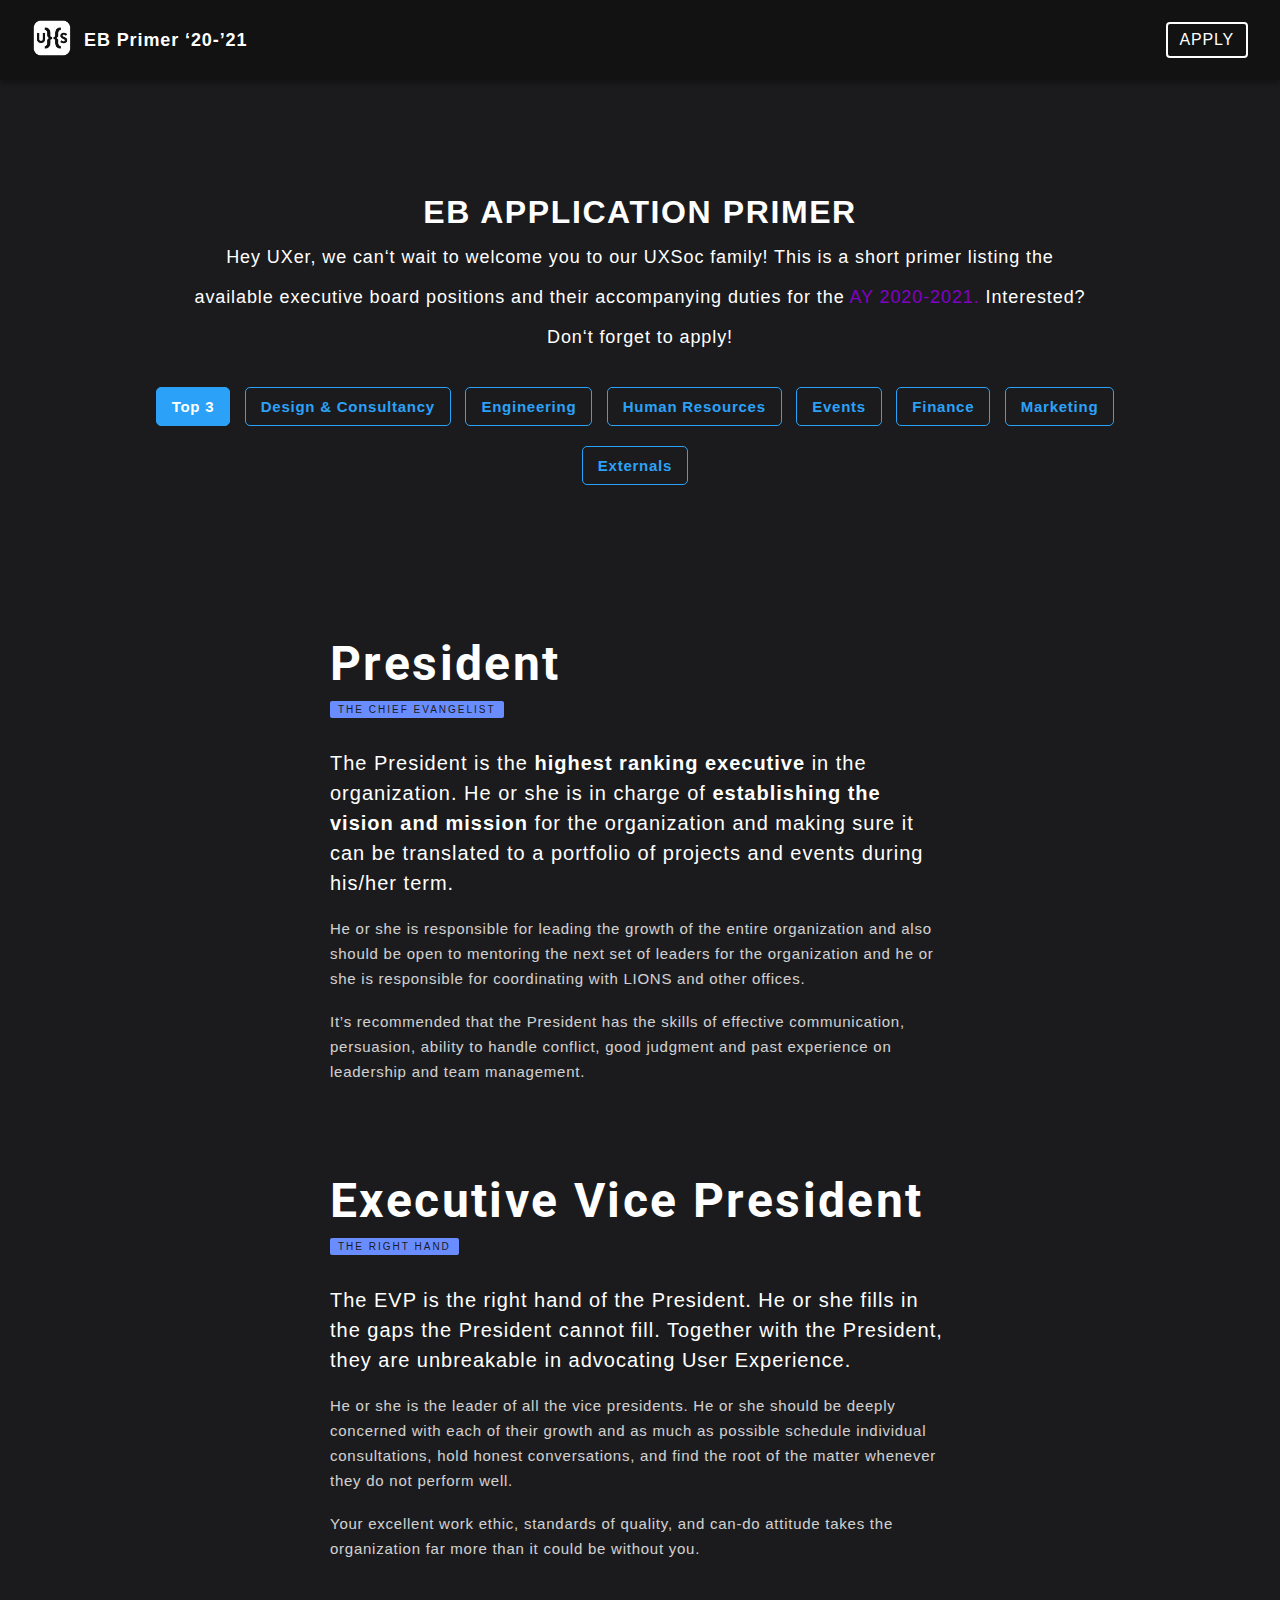
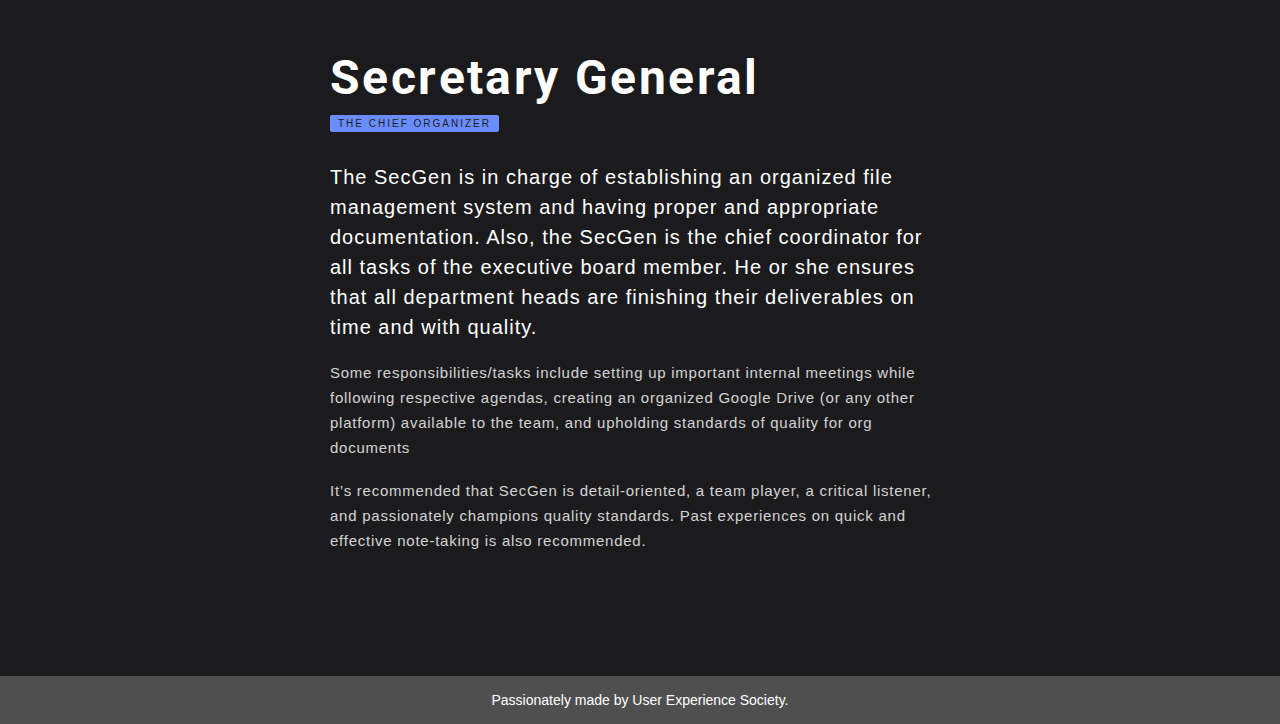
<file: index.html>
<!DOCTYPE html>
<html lang="en">

<head>
  <meta charset="UTF-8" />
  <meta name="viewport" content="width=device-width, initial-scale=1.0, minimum-scale=1.0" />
  <meta http-equiv="X-UA-Compatible" content="ie=edge" />
  <meta name="theme-color" content="#EC3558" />
  <meta name="apple-mobile-web-app-status-bar-style" content="#EC3558" />
  <meta name="og:type" content="website" />
  <meta name="og:url" content="http://apps.uxsociety.org" />
  <link rel="shortcut icon" href="logo.png" type="image/x-icon" />
  <meta name="og:image" content="uxapps.jpg" />
  <meta name="og:site_name" content="UX Society Officer Primer" />
  <meta name="og:description" content="A primer to UXSoc's Officer positions. Apply to be an Officer at UX Society!" />
  <meta name="description" content="A primer to UXSoc's Officer positions. Apply to be an Officer at UX Society!" />
  <link href="https://fonts.googleapis.com/css?family=Roboto:300,400,500,700" rel="stylesheet" />
  <!-- <link rel="stylesheet" href="https://maxcdn.bootstrapcdn.com/bootstrap/4.0.0/css/bootstrap.min.css"
    integrity="sha384-Gn5384xqQ1aoWXA+058RXPxPg6fy4IWvTNh0E263XmFcJlSAwiGgFAW/dAiS6JXm" crossorigin="anonymous" /> -->
  <!-- reset -->
  <link rel="stylesheet" href="/stylesheets/minireset.css" />
  <!-- new stylesheet -->
  <link rel="stylesheet" href="/stylesheets/index.css" />
  <link rel="stylesheet" href="/stylesheets/main.css" />

  <title>UX Society Apps</title>
  <!-- Global site tag (gtag.js) - Google Analytics -->
  <script async src="https://www.googletagmanager.com/gtag/js?id=UA-40088075-7"></script>
  <script>
    window.dataLayer = window.dataLayer || [];

    function gtag() {
      dataLayer.push(arguments);
    }
    gtag("js", new Date());

    gtag("config", "UA-40088075-7");
  </script>
</head>

<body class="primer">
  <div class="officer-primer">
    <div class="header">
      <figure class="header__logo-container">
        <a href="index.html"><img src="logo.png" alt="" class="header__logo-image" /></a>
      </figure>
      <h1 class="header__item">EB Primer ‘20-’21</h1>
      <!-- <a onclick="alert('Sorry applications are now closed')" class="header__apply-link"
        style="cursor: pointer">Apply</a> -->
      <a href="apply.html" class="header__apply-link">Apply</a>
    </div>
    <main>
      <h1 class="title">EB APPLICATION PRIMER</h1>
      <p class="main__spiel">
        Hey UXer, we can&lsquo;t wait to welcome you to our UXSoc family! This
        is a short primer listing the available executive board positions and
        their accompanying duties for the
        <span class="main__spiel--purple"> AY 2020-2021.</span>
        Interested? Don&lsquo;t forget to apply!
      </p>

      <!-- Tab links -->
      <div class="dept-tabs-flow">
        <div class="dept-tabs">
          <button class="dept-tablinks" onclick="openDept(event, 'dept-0')">
            Top 3
          </button>
          <button class="dept-tablinks" onclick="openDept(event, 'dept-1')">
            Design & Consultancy
          </button>
          <button class="dept-tablinks" onclick="openDept(event, 'dept-2')">
            Engineering
          </button>
          <button class="dept-tablinks" onclick="openDept(event, 'dept-3')">
            Human Resources
          </button>
          <button class="dept-tablinks" onclick="openDept(event, 'dept-4')">
            Events
          </button>
          <button class="dept-tablinks" onclick="openDept(event, 'dept-5')">
            Finance
          </button>
          <button class="dept-tablinks" onclick="openDept(event, 'dept-6')">
            Marketing
          </button>
          <button class="dept-tablinks" onclick="openDept(event, 'dept-7')">
            Externals
          </button>
        </div>
      </div>

      <div id="dept-0" class="dept-panel" id="defaultOpen">
        <!-- top 3 -->

        <div class="position-wrapper" style="padding-top: 4em;">
          <div class="position-item">
            <h1 class="position">President</h1>
            <h2>The Chief Evangelist</h2>
            <p>
              The President is the
              <strong>highest ranking executive</strong> in the organization.
              He or she is in charge of
              <strong>establishing the vision and mission</strong> for the
              organization and making sure it can be translated to a portfolio
              of projects and events during his/her term.
            </p>
            <p>
              He or she is responsible for leading the growth of the entire
              organization and also should be open to mentoring the next set
              of leaders for the organization and he or she is responsible for
              coordinating with LIONS and other offices.
            </p>
            <p>
              It’s recommended that the President has the skills of effective
              communication, persuasion, ability to handle conflict, good
              judgment and past experience on leadership and team management.
            </p>
          </div>
        </div>

        <div class="position-wrapper">
          <div class="position-item">
            <h1 class="position">Executive Vice President</h1>
            <h2>The Right Hand</h2>
            <p>
              The EVP is the right hand of the President. He or she fills in
              the gaps the President cannot fill. Together with the President,
              they are unbreakable in advocating User Experience.
            </p>
            <p>
              He or she is the leader of all the vice presidents. He or she
              should be deeply concerned with each of their growth and as much
              as possible schedule individual consultations, hold honest
              conversations, and find the root of the matter whenever they do
              not perform well.
            </p>
            <p>
              Your excellent work ethic, standards of quality, and can-do
              attitude takes the organization far more than it could be
              without you.
            </p>
          </div>
        </div>
        <div class="position-wrapper">
          <div class="position-item">
            <h1 class="position">Secretary General</h1>
            <h2>The Chief Organizer</h2>
            <p>
              The SecGen is in charge of establishing an organized file
              management system and having proper and appropriate
              documentation. Also, the SecGen is the chief coordinator for all
              tasks of the executive board member. He or she ensures that all
              department heads are finishing their deliverables on time and
              with quality.
            </p>
            <p>
              Some responsibilities/tasks include setting up important
              internal meetings while following respective agendas, creating
              an organized Google Drive (or any other platform) available to
              the team, and upholding standards of quality for org documents
            </p>
            <p>
              It’s recommended that SecGen is detail-oriented, a team player,
              a critical listener, and passionately champions quality
              standards. Past experiences on quick and effective note-taking
              is also recommended.
            </p>
          </div>
        </div>
      </div>

      <div id="dept-1" class="dept-panel">
        <!-- uxdc -->
        <div class="position-wrapper">
          <div class="position-item">
            <h1 class="position">Vice President of User Experience Design</h1>
            <h2>The Design Educator</h2>
            <p>
              The VP for UX Design is in charge of leading a team of designers
              in creating digital products for clients.
            </p>
            <p>
              He or she also ensures that UX design is effectively taught
              throughout the organization.
            </p>
            <p>
              It’s recommended that the VP for UX Design has past experience
              not only in product design but also profound knowledge in user
              research, visual design, and usability as well. The VP for UX
              Design works hand in hand with the VP for Consultancy in
              managing the UXDC team.
            </p>
          </div>
        </div>

        <div class="position-wrapper">
          <div class="position-item">
            <h1 class="position">Vice President of Consultancy</h1>
            <h2>The Client Relations Executive</h2>
            <p>
              The VP for Consultancy is in charge of actively managing client
              projects and ensuring that these are executed well from
              deployment to turnover.
            </p>
            <p>
              These projects will serve as a practice ground for the UXSoc
              officers to help train their UI/UX design and dev’t skills.
              Together with the VP of UX Design, their department is the main
              source of income of UXSoc. Together they’re also in charge of
              providing resources to those who are just learning about UX.
            </p>
            <p>
              The VP of Consultancy must be ready to pitch the org’s services,
              quote the right prices to clients, reasonably negotiate with
              them, and deliver top-notch output quickly. It is ideal that
              he/she has apt knowledge in freelancing for both design and
              development in order to quote properly. More importantly, he/she
              must be ready to adapt to the problems that may arise in every
              project handled.
            </p>
            <p>
              Some responsibilities of the VP of Consultancy is to coordinate
              with all stakeholders of the projects, mentor officers and
              members on UX design, assign projects to those who are fit for
              the role, and deliver the project completely. He/she must be
              responsible in overseeing these projects to ensure happy
              officers and satisfied customers.
            </p>
          </div>
        </div>
      </div>

      <div id="dept-2" class="dept-panel">
        <!-- uxdev -->
        <div class="position-wrapper">
          <div class="position-item">
            <h1 class="position">Vice President of Engineering</h1>
            <h2>The Coding Sage</h2>
            <p>
              The VP for Engineering is in charge of transforming designs into
              digital masterpieces that are usable, useful, and delightful.
            </p>
            <p>
              This VP is the chief technological officer that manages all the
              software engineering projects. He or she works hand in hand with
              the designers and ensures that the projects are moving forward
              as planned. This VP is also in charge of developing and honing
              the programming skills of his/her developers.
            </p>
            <p>
              It’s recommended that the VP for Engineering should have an
              in-depth knowledge and experience in using the git flow and
              programming front-end and back-end applications.
            </p>
            <p>
              He or she should have a coding portfolio, meaning he or she has
              already worked on other projects before. Moreover, the VP for
              Engineering should also be meticulous in the code structure,
              style and infrastructure.
            </p>
          </div>
        </div>
      </div>

      <div id="dept-3" class="dept-panel">
        <!-- uxhr -->
        <div class="position-wrapper">
          <div class="position-item">
            <h1 class="position">Vice President of Human Resources</h1>
            <h2>The Support Unit</h2>
            <p>
              The VP for HR is in charge of the recruitment, development, and
              happiness of all members of UXSociety! Overseeing the AVPs of
              Internal Management and Community Engagement, the VP ensures the
              accomplishing of tasks while expressing empathy for others.
            </p>
            <p>
              Responsibilities and tasks include activities and initiatives
              concerning member bonding and research. This includes events
              like RecWeek, Onboarding, Christmas Party, to initiatives like
              internal posts, member contacting, and internal research for
              community policies!
            </p>
            <p>
              It’s recommended that the VP for HR have great writing skills
              and planning skills, and be an organized and systematic person.
              It’s also recommended that he/she have a passion for helping and
              supporting others, whether through sharing resources or for
              organizing fun activities.
            </p>
          </div>
        </div>
      </div>

      <div id="dept-4" class="dept-panel">
        <!-- uxevents -->
        <div class="position-wrapper">
          <div class="position-item">
            <h1 class="position">Vice President of Events</h1>
            <h2>The Event Experience Designer</h2>
            <p>
              The VP of Events is in charge of making sure the programs and
              logistics of UXSoc's events are smooth and well-designed.
              Moreover, he/ she is responsible for keeping the overall event
              experience (both for audience and speaker) meaningful and
              relevant.
            </p>
            <p>
              He/she is an efficient planner and organizer of events. He/she
              is familiar with Ateneo’s (rigorous) mechanisms with regards to
              venue reservations and project proposals. If not, he/she is
              ready to learn them, immerse in them, and give their soul to
              them.
            </p>
            <p>
              He/she knows how to deploy project teams, manage expectations
              and motivations, and pick the right people for the right job.
            </p>
            <p>
              The Events VP is in charge of working alongside the Finance
              department to keep track of the budget of all events for the
              year as well as to keep track of the expenses of each project or
              event.
            </p>
            <p>
              He/ she is also in charge of working with the Design &
              Consultancy department to scout and assign relevant speakers for
              each major event.
            </p>
            <p>
              He/ she must also collaborate together with the Branding, Design
              & Consultancy, Dev, and Content Marketing department to create a
              lesson plan as well as assign relevant and appropriate speakers
              for workshops.
            </p>
            <p>
              Most importantly, the Events VP must advocate for User
              Experience design. He/ she must encourage his/ her AVPs and
              members to learn and practice User Experience design outside
              Events (e.g. web development, design, etc.).
            </p>
          </div>
        </div>
      </div>

      <div id="dept-5" class="dept-panel">
        <!-- uxfin -->
        <div class="position-wrapper">
          <div class="position-item">
            <h1 class="position">Vice President of Finance</h1>
            <h2>The Money Lover</h2>
            <p>
              The VP of Finance keeps the organization running with enough
              cash.
            </p>
            <p>
              He/she keeps the organization’s financials in check, and creates
              systems and processes to ensure that projects and expenses are
              properly accounted for and there’s enough to go around!
            </p>
            <p>
              He/she sets systems to track where our finances go. This VP is
              obsessed with getting receipts, tallying expenses, and analyzing
              our financial health so that we know how to maximize our funds
              for the org’s growth!
            </p>
            <p>
              This VP is often collaborating with the Consultancy and Design
              department in order to secure payments from clients. It is not
              unnatural for him/her to be handling MoA’s and other similar
              documents. He/she is also able to keep track of expenses such as
              hosting and domain management fees, SSL certificates, and more.
            </p>
            <p>
              The Finance VP is also in charge of working alongside the Events
              department to make sure that expenses for UXSoc’s projects and
              events are properly accounted for and recorded!
            </p>
            <p>
              The Finance department doesn’t need to just be all numbers and
              systems! He/she can also be seen dabbling with the Branding
              department to come up with the latest UX Merch that both speaks
              of the org’s identity and generates cash for more projects and
              events for the org!
            </p>
          </div>
        </div>
      </div>

      <div id="dept-6" class="dept-panel">
        <!-- uxmarketing -->
        <div class="position-wrapper">
          <div class="position-item">
            <h1 class="position">Vice President of Marketing</h1>
            <h2>The Trendsetter</h2>
            <p>
              The VP for Marketing is responsible for ensuring that the org is
              well represented on all platforms and that the events, projects,
              and initiative are both seen and heard.
            </p>
            <p>
              They must help ensure that the org has a good reputation through
              timely and sensible campaign strategies for all content and
              promotional material.
            </p>
            <p>
              It is recommended that they be able to juggle multiple projects
              and teams as they will be overseeing and advising the branding
              and content creation committees. This involves the tracking and
              management of all content and output, ensuring their quality and
              completion.
            </p>
          </div>
        </div>
      </div>

      <div id="dept-7" class="dept-panel">
        <!-- uxexternals -->
        <div class="position-wrapper">
          <div class="position-item">
            <h1 class="position">Vice President of Externals</h1>
            <h2>The User Experience Ambassador</h2>
            <p>
              The VP for Externals has the responsibility of being the face of
              the organization and ensuring a good rapport to our dear
              partners and sponsors, both long-term and short-term. The VP
              works closely with departments that have major events and
              projects.
            </p>
            <p>
              This includes preparing sponsorship & media partnership
              packages, emailing partners, assuring fulfillment of terms in
              partnerships, and settling MOAs with the organization or
              corporation partners in person.
            </p>
            <p>
              He/she should have prior experience in the creation of MoAs, as
              well as sponsorship and partnership packages. The VP should also
              create a system to efficiently track the partnerships and
              sponsorships ongoing for the organization, and foster the
              development and skillsets of the AVPs of Sponsorships and
              Partnerships.
            </p>
          </div>
        </div>
      </div>
    </main>

    <div class="footer">
      Passionately made by User Experience Society.
    </div>
  </div>


  <!-- <script src="https://code.jquery.com/jquery-3.2.1.slim.min.js"
    integrity="sha384-KJ3o2DKtIkvYIK3UENzmM7KCkRr/rE9/Qpg6aAZGJwFDMVNA/GpGFF93hXpG5KkN" crossorigin="anonymous">
  </script>
  <script src="https://cdnjs.cloudflare.com/ajax/libs/popper.js/1.12.9/umd/popper.min.js"
    integrity="sha384-ApNbgh9B+Y1QKtv3Rn7W3mgPxhU9K/ScQsAP7hUibX39j7fakFPskvXusvfa0b4Q" crossorigin="anonymous">
  </script>
  <script src="https://maxcdn.bootstrapcdn.com/bootstrap/4.0.0/js/bootstrap.min.js"
    integrity="sha384-JZR6Spejh4U02d8jOt6vLEHfe/JQGiRRSQQxSfFWpi1MquVdAyjUar5+76PVCmYl" crossorigin="anonymous">
  </script> -->
  <script src="./scripts/smooth-scroll.polyfills.min.js"></script>

  <script type="text/javascript">
    openDept(event, "dept-1");

    function openDept(evt, deptName) {
      // Declare all variables
      var i, tabcontent, tablinks;

      // Get all elements with class="tabcontent" and hide them
      tabcontent = document.getElementsByClassName("dept-panel");
      for (i = 0; i < tabcontent.length; i++) {
        tabcontent[i].style.display = "none";
      }

      // Get all elements with class="tablinks" and remove the class "active"
      tablinks = document.getElementsByClassName("dept-tablinks");
      for (i = 0; i < tablinks.length; i++) {
        tablinks[i].className = tablinks[i].className.replace(" active", "");
      }

      // Show the current tab, and add an "active" class to the button that opened the tab
      document.getElementById(deptName).style.display = "block";
      evt.currentTarget.className += " active";
    }
  </script>
  <script>
    var mybtn = document.getElementsByClassName("dept-tablinks")[0];
    mybtn.click();
  </script>
</body>

</html>
</file>
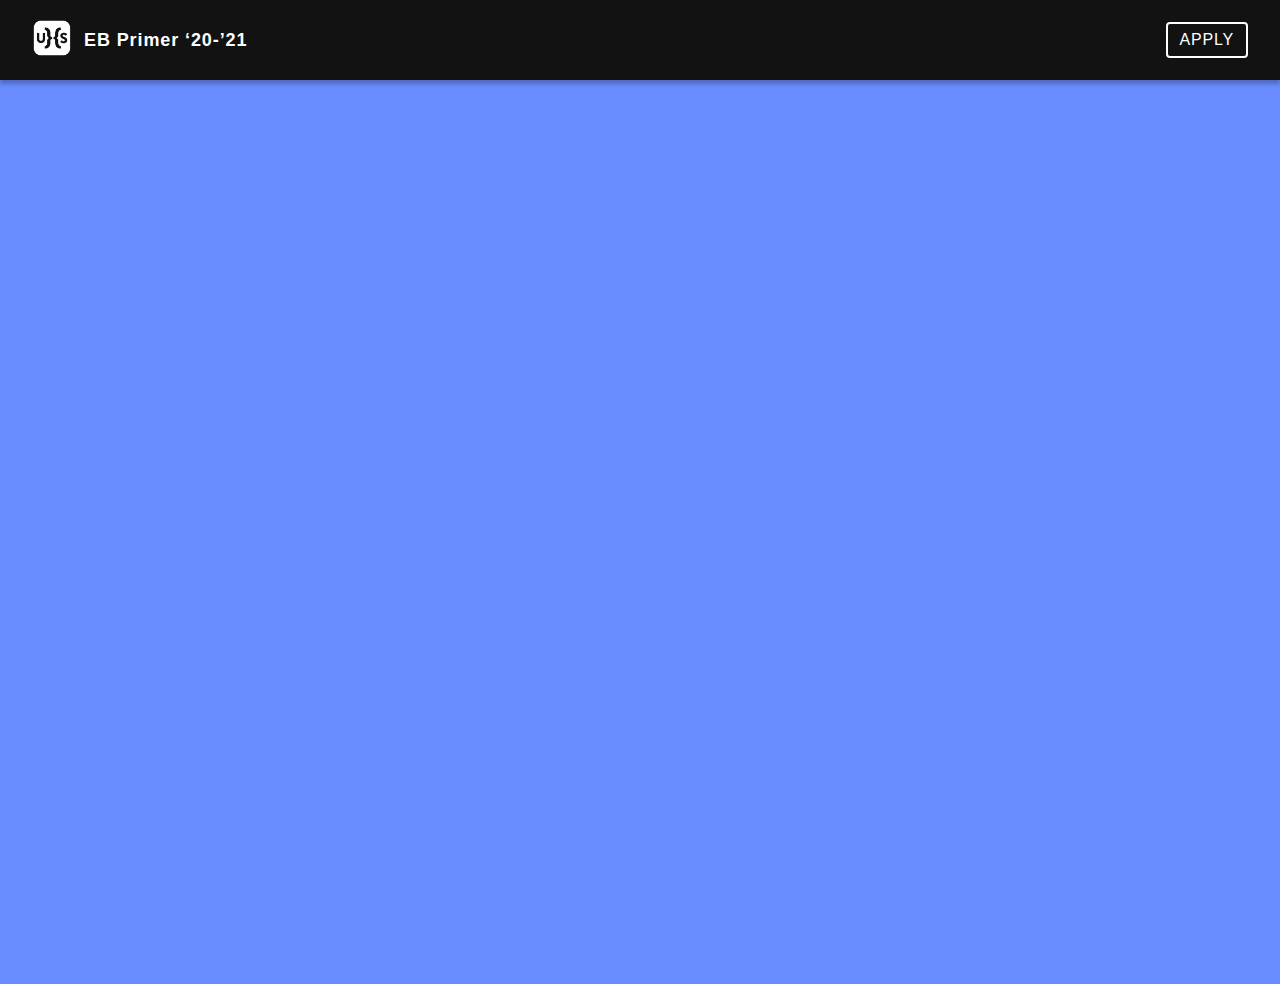
<file: apply.html>
<!DOCTYPE html>
<html lang="en">

<head>
  <meta charset="UTF-8">
  <meta name="viewport" content="width=device-width, initial-scale=1.0">
  <meta http-equiv="X-UA-Compatible" content="ie=edge">
  <meta name="theme-color" content="#EC3558">
  <meta name="apple-mobile-web-app-status-bar-style" content="#EC3558">
  <meta name="og:type" content="website">
  <meta name="og:url" content="http://apps.uxsociety.org/eb-apply.html">
  <link rel="shortcut icon" href="logo.png" type="image/x-icon" />
  <meta name="og:image"
    content="https://cdn.dribbble.com/users/1022481/screenshots/4293178/ilos_video_cover_image01.png">
  <meta name="og:site_name" content="UX Society EB Applications">
  <meta name="og:description" content="Become the next generation of design leaders. Apply to be an EB at UX Society.">
  <meta name="description" content="Become the next generation of design leaders. Apply to be an EB at UX Society.">
  <link href="https://fonts.googleapis.com/css?family=Roboto:300,400,500,700" rel="stylesheet">
  <link rel="stylesheet" href="/stylesheets/minireset.css">
  <link rel="stylesheet" href="/stylesheets/index.css">
  <link rel="stylesheet" href="/stylesheets/main.css">
  <title>UX Society EB Apps</title>
  <!-- Global site tag (gtag.js) - Google Analytics -->
  <script async src="https://www.googletagmanager.com/gtag/js?id=UA-40088075-7"></script>
  <script>
    window.dataLayer = window.dataLayer || [];

    function gtag() {
      dataLayer.push(arguments);
    }
    gtag('js', new Date());

    gtag('config', 'UA-40088075-7');
  </script>

</head>

<body>
  <div class="header">
    <figure class="header__logo-container">
      <a href="index.html"><img src="logo.png" alt="" class="header__logo-image" /></a>
    </figure>
    <h1 class="header__item">EB Primer ‘20-’21</h1>
    <a onclick="alert('Sorry applications are now closed')" class="header__apply-link" style="cursor: pointer">Apply</a>
    <!-- <a href="apply.html" class="header__apply-link">Apply</a> -->
  </div>
  <iframe style="height: 100vh" class="airtable-embed"
    src="https://airtable.com/embed/shrAi2OIdamM34aqu?backgroundColor=purple" frameborder="0" onmousewheel=""
    width="100%" height="533" style="background: transparent; border: 1px solid #ccc;"></iframe>
</body>

</html>
</file>
<file: stylesheets/index.css>
* {
  outline: red;
}

body {
  font-family: Roboto, sans-serif;
  /* font-family: Proxima Nova, sans-serif; */
  margin: 0px;
  background: #47474A;
}

/* font */
@font-face {
  font-family: Proxima Nova;
  src: url('../font/ProximaNova-Regular.otf');
  font-weight: normal;
}

@font-face {
  font-family: Proxima Nova;
  src: url('../font/Proxima-Nova-Thin.otf');
  font-weight: 300;
}

@font-face {
  font-family: Proxima Nova;
  src: url('../font/Proxima-Nova-Semibold.otf');
  font-weight: bold;
}

/* HEADER */
.header {
  background: #121212;
  box-shadow: 0px 4px 4px rgba(0, 0, 0, 0.25);
  display: flex;
  align-items: center;
  padding: 18px 32px;
}

.header__logo-container {
  width: 40px;
  margin-right: 12px;
}

.header__logo-image {
  max-width: 100%;
  height: auto;
}

.header__item {
  font-size: 18px;
  letter-spacing: 0.05em;
  color: white;
  font-weight: bold;
}

.header__apply-link {
  margin-left: auto;
  text-transform: uppercase;
  color: white !important;
  text-decoration: none;
  font-size: 16px;
  letter-spacing: 0.05em;
  border: 2px solid white;
  border-radius: 4px;
  padding: 7px 12px;
  cursor: pointer;
}

.footer {
  background: #4F4F4F;
  color: white;
  padding: 16px 0;
  text-align: center;
  font-size: 14px;
}

/* MAIN */

main {
  display: flex;
  flex-direction: column;
  align-items: center;
  padding-top: 107px;
  padding-bottom: 107px;
}

.main__spiel {
  color: white;
  font-size: 18px;
  line-height: 40px;
  text-align: center;
  width: 70%;
  letter-spacing: 0.05em;
}

.main__spiel--purple {
  color: #8400c7;
}

.title {
  font-weight: bold;
  font-size: 32px;
  line-height: 50px;
  text-align: center;
  letter-spacing: 0.05em;
  margin: 0px;
  color: white;
}

/* Style the tab */
.dept-tabs-flow {
  margin-top: 20px;
  margin-bottom: 20px;
}

.dept-tabs {
  overflow: hidden;
  width: 80vw;
  text-align: center;
}

/* Style the buttons that are used to open the tab content */
.dept-tabs button {
  font-weight: bold;
  font-size: 15px;
  margin-top: 10px;
  margin-bottom: 10px;
  letter-spacing: 0.05em;
  text-align: center;
  border: 1px solid #2BA2F8;
  color: #2BA2F8;
  padding: 10px 15px;
  border-radius: 5px;
  text-decoration: none;
  margin-right: 10px;
  cursor: pointer;
  width: auto;
  transition: 0.3s all ease-in-out;
  background: transparent;
}

/* Change background color of buttons on hover */
.dept-tabs button:hover {
  cursor: pointer;
  background-color: #2BA2F8;
  color: white;
  font-weight: bold;
  cursor: pointer;
}

/* Create an active/current tablink class */
.dept-tabs button.active {
  cursor: pointer;
  background-color: #2BA2F8;
  color: white;
  font-weight: bold;
}

/* Style the tab content */
.dept-panel {
  display: none;
  width: 80%;
  animation: fadeEffect 0.5s;
}

/* Go from zero to full opacity */
@keyframes fadeEffect {
  from {
    opacity: 0;
  }

  to {
    opacity: 1;
  }
}

.position__header {
  font-weight: 600;
  font-size: 30px;
  color: #4f4f4f;
}

.position__text {
  font-size: 14px;
  line-height: 30px;
  letter-spacing: 0.05em;
  color: #747474;
  margin-top: 16px;
}

.position__sub-header {
  color: #2ba2f8;
  font-size: 18px;
  font-weight: 500;
  line-height: 30px;
  letter-spacing: 0.05em;
  margin-top: 24px;
}

.position__container {
  font-size: 14px;
  line-height: 30px;
}

li {
  letter-spacing: 0.05em;
}

/* department */
.department-container {
  font-size: 16px;
  line-height: 30px;
  letter-spacing: 0.05em;
  color: #747474;
  background: #FBFBFB;
  margin: 50px auto 30px auto;
}


.bold-text {
  font-weight: bold
}

.department-main-header {
  font-size: 30px;
  line-height: 50px;
  letter-spacing: 0.05em;
  color: #4F4F4F;
  font-weight: bold;
  margin-bottom: 10px;
}

.department-secondary-container {
  display: inline-block;
  margin-bottom: 10px;
  margin-top: 25px;
}

.department-secondary-header {
  font-size: 15px;
  line-height: 30px;
  letter-spacing: 0.05em;
  color: #4F4F4F;
  border-bottom: 3px solid #F2A81F;
  margin-top: 10px;
  font-weight: bold;
}

.department-information-header {
  font-size: 20px;
  line-height: 30px;
  letter-spacing: 0.05em;
  color: #9B51E0;
  font-weight: bold;
  margin-top: 20px;
}

.department-info-container {
  display: flex;
  flex-wrap: wrap;
}

.department-info-container .department-information-header {
  margin: 0px;
}

.department-info-card {
  margin: 0 auto 0 0;
  display: inline-block;
  background: #FFFFFF;
  box-shadow: 0px 4px 4px rgba(0, 0, 0, 0.1);
  border-radius: 4px;
  box-sizing: border-box;
  margin-top: 25px;
  padding: 40px 45px;
  font-size: 14px;
  color: #747474;
  line-height: 30px;
  letter-spacing: 0.05em;
}

@media screen and (max-width: 768px) {
  .department-info-card {
    width: 98%;
  }
}

@media screen and (min-width: 768px) {
  .department-info-card {
    width: 48%;
  }
}

/* @media screen and (max-width: 515px) {
  main h1 { text-align: left; width: 80%; margin-top: 30px; }
  .main__spiel { text-align: left; width: 80%;}
  main { padding-top: 25px; padding-bottom: 25px; }
  .dept-tabs-flow { position: fixed; bottom: 0px; z-index: 10000;
width: 100%; height: 60px; overflow-y: hidden; overflow-x: auto; margin: 0px;

background: #FFFFFF;
box-shadow: 0px -2px 4px rgba(0, 0, 0, 0.1);
padding: 0px 10px;
}
.dept-tabs { width: 1100px; text-align: left; }
} */
@media screen and (max-width: 515px) {
  .header {
    position: fixed;
    top: 0px;
    left: 0px;
    width: 100%;
    z-index: 10000;
  }

  .title {
    text-align: left;
    width: 80%;
    margin-top: 30px;
  }

  .main__spiel {
    text-align: left;
    width: 80%;
  }

  main {
    padding-top: 150px;
    padding-bottom: 25px;
  }

  .dept-tabs-flow {
    position: fixed;
    top: 70px;
    z-index: 10000;
    width: 100%;
    height: 60px;
    overflow-y: hidden;
    overflow-x: auto;
    margin: 0px;

    background: #121212;
    box-shadow: 0px -2px 4px rgba(0, 0, 0, 0.1);
    padding: 0px 10px;
  }

  .dept-tabs {
    width: 1100px;
    text-align: left;
  }
}

@media screen and (max-width: 420px) {
  main {
    padding-top: 130px;
    padding-bottom: 20px;
  }

  .title {
    width: 85%;
  }

  .dep-tabs {
    width: 85%;
  }

  .main__spiel {
    width: 85%;
  }

  .department-info-card {
    padding: 20px;
  }

}

/* utility */

strong {
  font-weight: 600;
}

em {
  font-style: italic;
}

.pl-32 {
  padding-left: 32px;
}

.modal-title {
  font-family: Roboto;
  font-style: normal;
  font-weight: bold;
  font-size: 36px;
  letter-spacing: 0.05em;
  padding-left: 16px;
}

.modal-body {
  padding: 16px 30px;
}


.modal-body p {
  font-family: Roboto;
  font-style: normal;
  font-weight: normal;
  font-size: 14px;
  line-height: 30px;
  letter-spacing: 0.05em;
}

.modal-body strong {
  color: #2BA2F8
}
</file>
<file: stylesheets/main.css>
body {
    font-family: -apple-system, BlinkMacSystemFont, Helvetica, "Helvetica Neue",
        "Roboto", sans-serif;
    background: #698dff;
    margin: 0px;
}

.logo {
    max-width: 30px;
    margin-right: 5px;
}

.container {
    display: flex;
    justify-content: space-between;
    align-items: center;
    padding: 10px;
}

.flex {
    display: flex;
    justify-content: center;
    align-items: center;
    flex-direction: row-reverse;
}

.wew {
    display: flex;
    justify-content: center;
    align-items: center;
    flex-direction: row-reverse;
}

h1 {
    color: white;
    line-height: 1em;
    position: relative;
    letter-spacing: 0.02em;
    font-size: 18px;
}

#timer {
    color: white;
    opacity: 0.9;
    font-size: 12px;
    font-weight: 500;
}

.position {
    font-size: 3em;
    margin-bottom: 30px;
    font-family: Roboto;
    font-style: normal;
    font-weight: bold;
    font-size: 48px;
    line-height: 50px;
    margin-top: 60px;
    letter-spacing: 0.05em;
    color: #ffffff;
}

h2 {
    margin-bottom: 1em;
    color: #1b1b1b;
    text-transform: uppercase;
    font-size: 10px;
    letter-spacing: 0.2em;
    padding: 0.3em 0.8em;
    background: #698dff;
    display: inline-block;
    position: relative;
    top: -20px;
    border-radius: 2px;
}

.position-item {
    max-width: 620px;
}

.position-wrapper {
    padding: 1em 0;
    width: 100%;
    box-sizing: border-box;
    display: flex;
    justify-content: center;
    align-items: center;
}

.position-item p {
    font-size: 15px;
    line-height: 25px;
    letter-spacing: 0.05em;
    color: #ffffff;
    opacity: 0.8;
    margin-top: 1.2em;
}

.primer {
    background: #1b1b1d;
}

.padded {
    padding: 10px;
    box-sizing: border-box;
    background: #1b1b1ed1;
    width: 100%;
    z-index: 999;
    position: fixed;
}

.apply {
    border-radius: 4px;
    border: 2px solid white;
    color: white;
    font-size: 12px;
    text-decoration: none;
    font-weight: 500;
    padding: 0.5em 1em;
    letter-spacing: 0.1em;
    margin-right: 10px;
}

.apply:hover {
    background: white;
    color: black;
}

.position-item p:first-of-type {
    font-size: 20px;
    line-height: 30px;
    letter-spacing: 0.05em;
    color: #ffffff;
    opacity: 1;
    margin-top: 0;
}

#eb-primer {
    display: none;
}


.dept-tablinks:hover {
    cursor: pointer;
}
</file>
<file: stylesheets/minireset.css>
/*! minireset.css v0.0.5 | MIT License | github.com/jgthms/minireset.css */
html,
body,
p,
ol,
ul,
li,
dl,
dt,
dd,
blockquote,
figure,
fieldset,
legend,
textarea,
pre,
iframe,
hr,
h1,
h2,
h3,
h4,
h5,
h6 {
  margin: 0;
  padding: 0;
}
h1,
h2,
h3,
h4,
h5,
h6 {
  font-size: 100%;
  font-weight: normal;
}
ul {
  list-style: none;
}
button,
input,
select,
textarea {
  margin: 0;
}
html {
  box-sizing: border-box;
}
*,
*:before,
*:after {
  box-sizing: inherit;
}
img,
video {
  height: auto;
  max-width: 100%;
}
iframe {
  border: 0;
}
table {
  border-collapse: collapse;
  border-spacing: 0;
}
td,
th {
  padding: 0;
  text-align: left;
}
</file>
